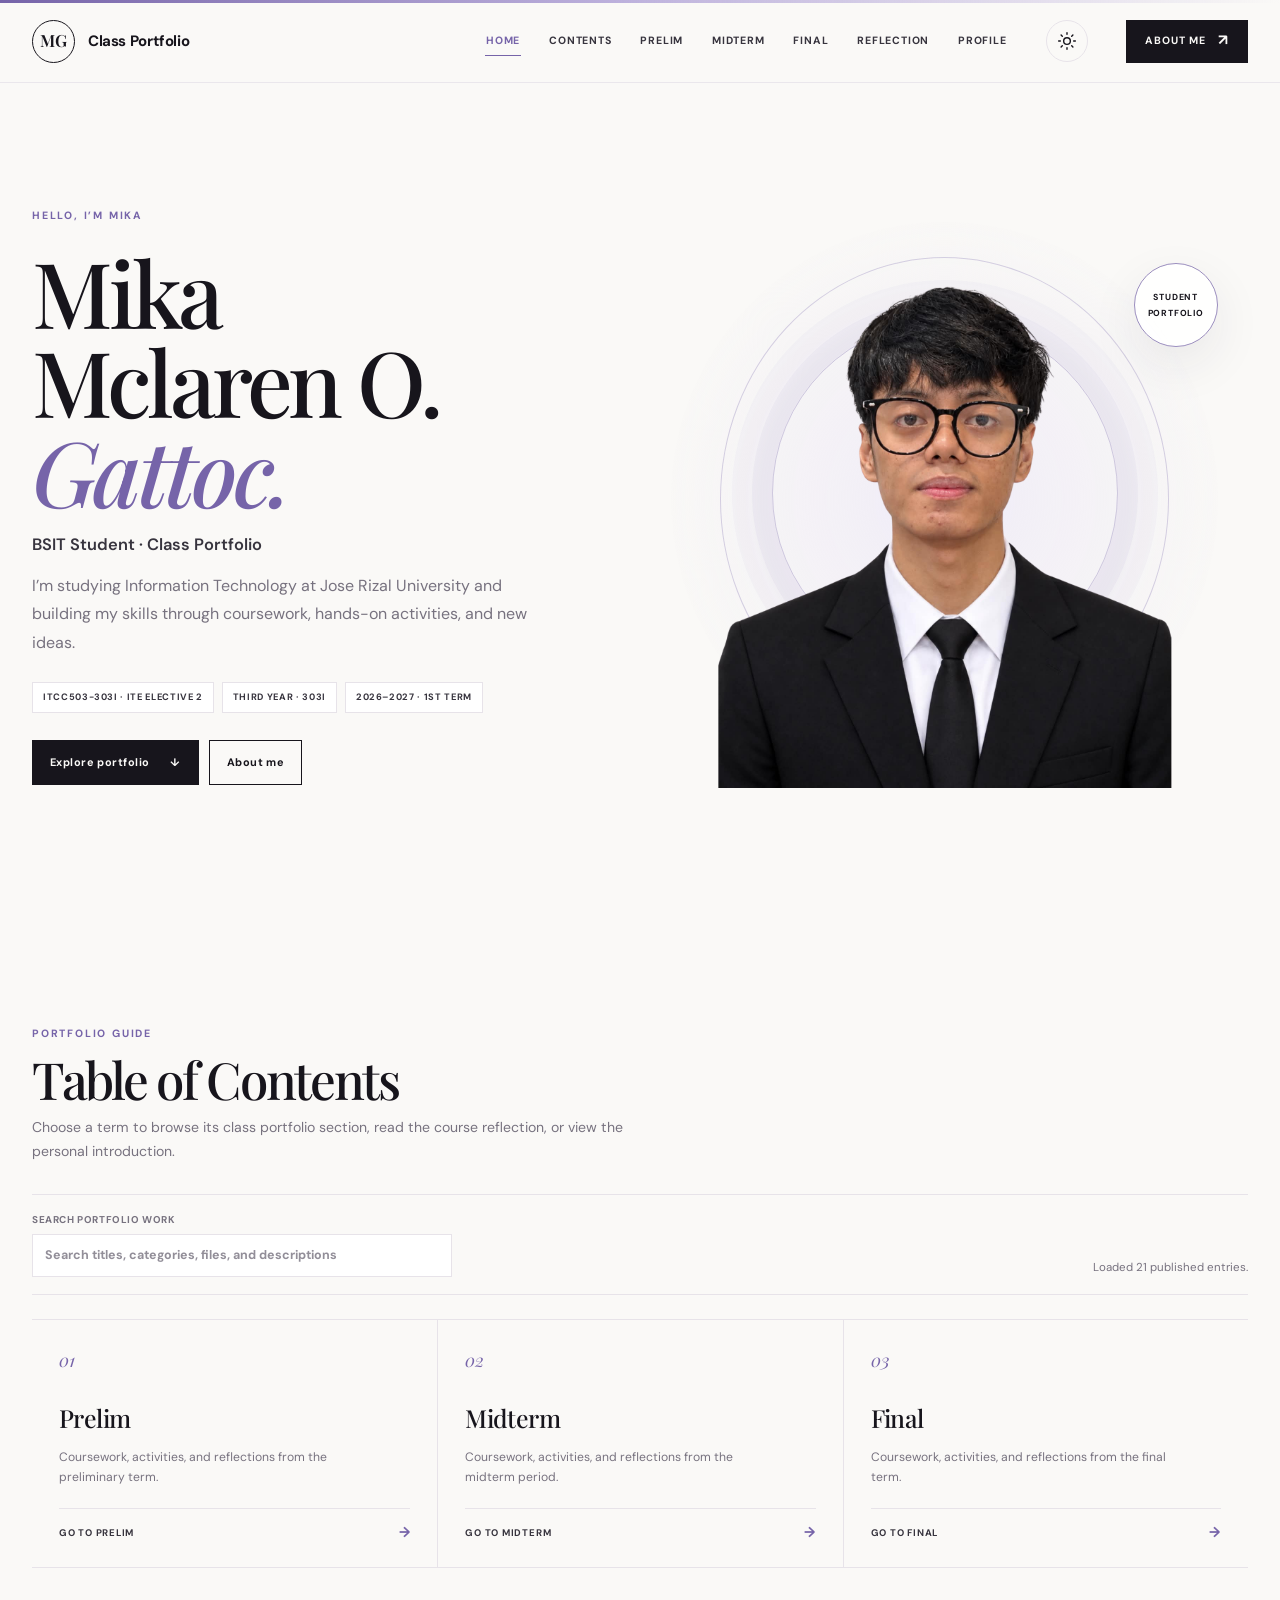
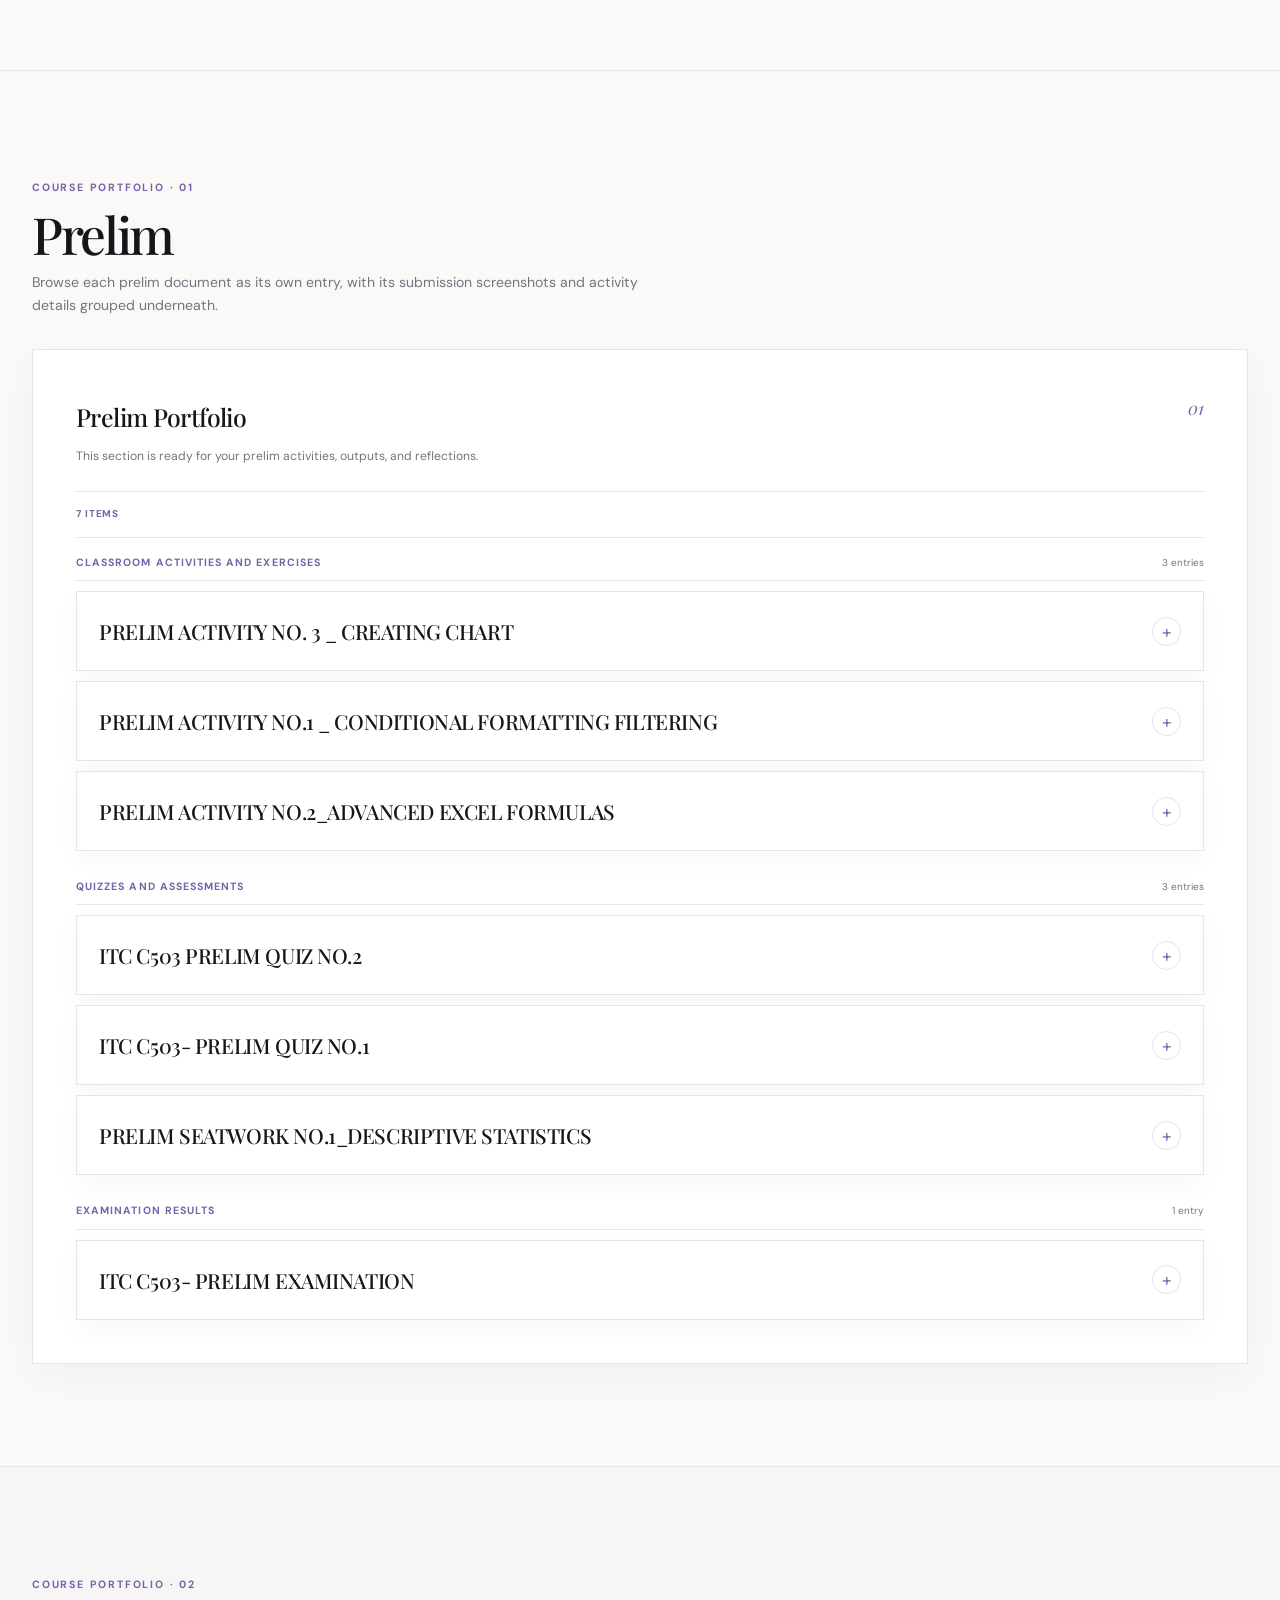
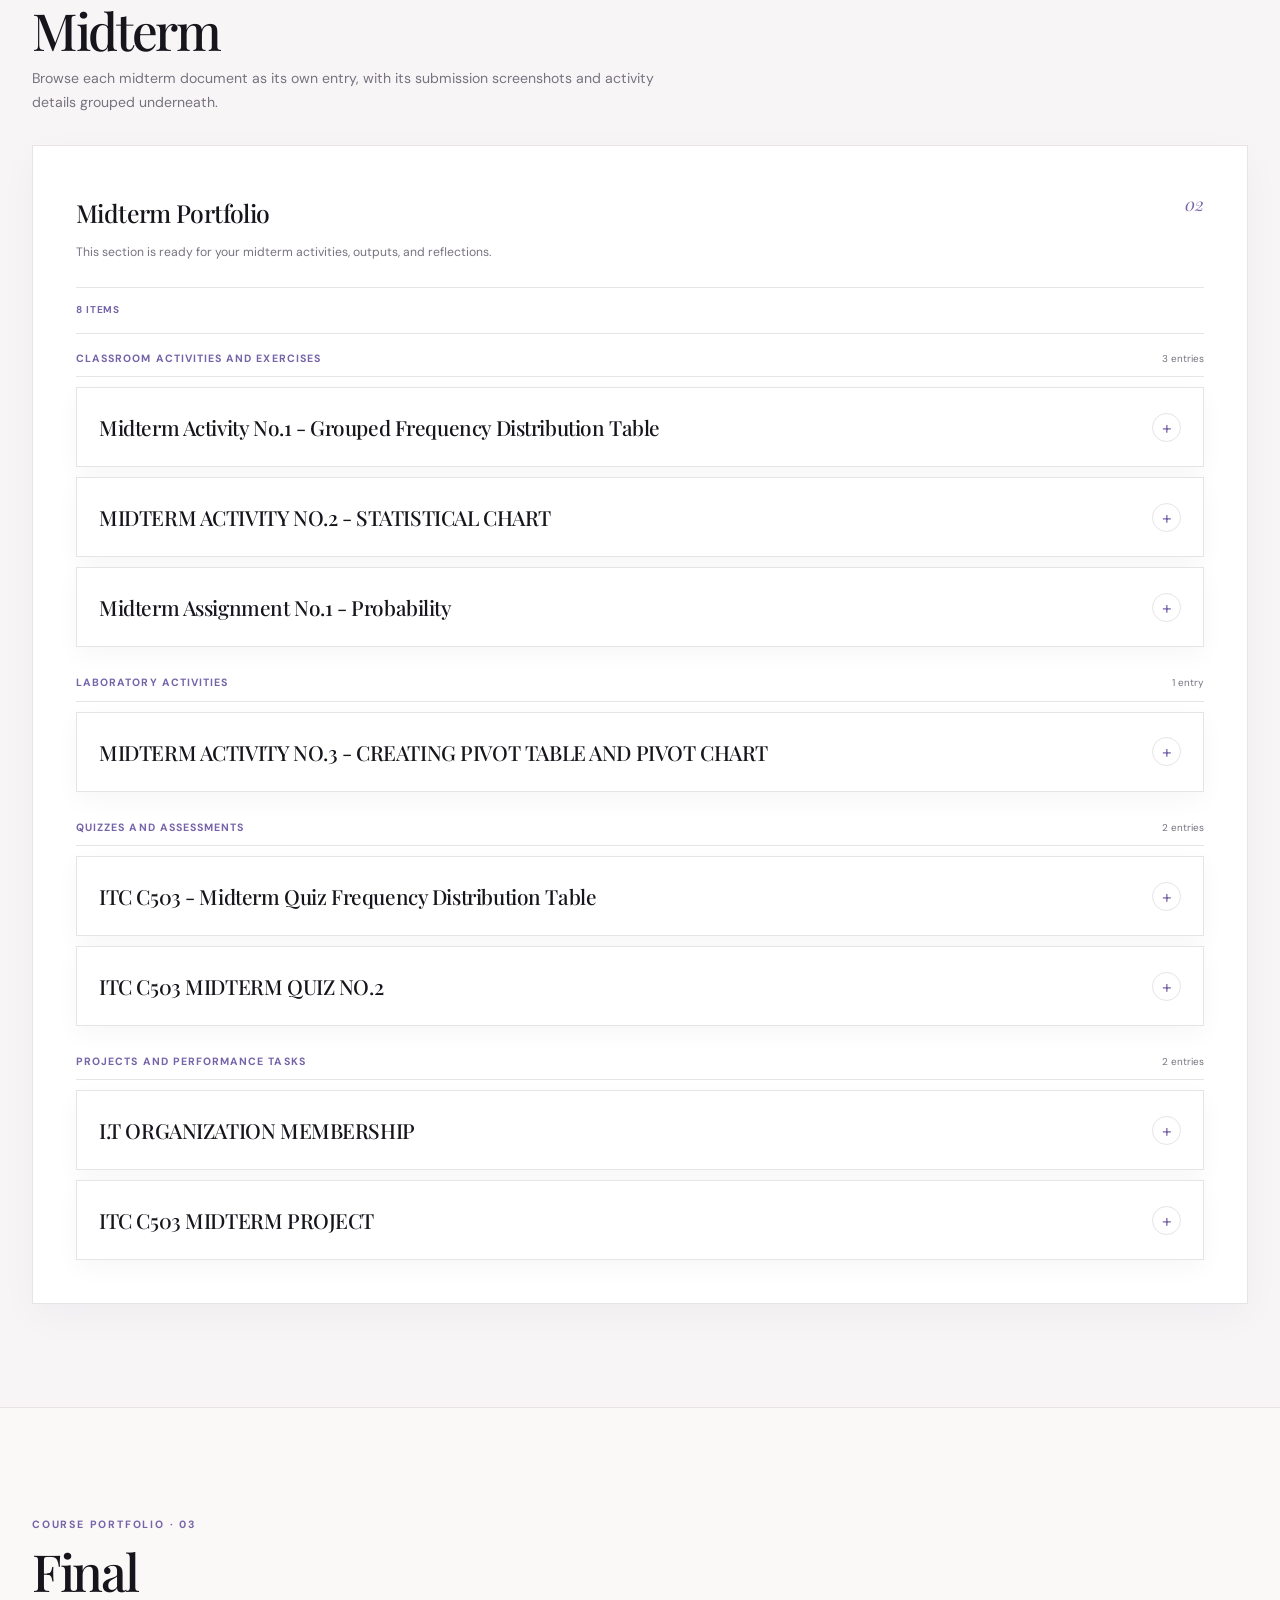
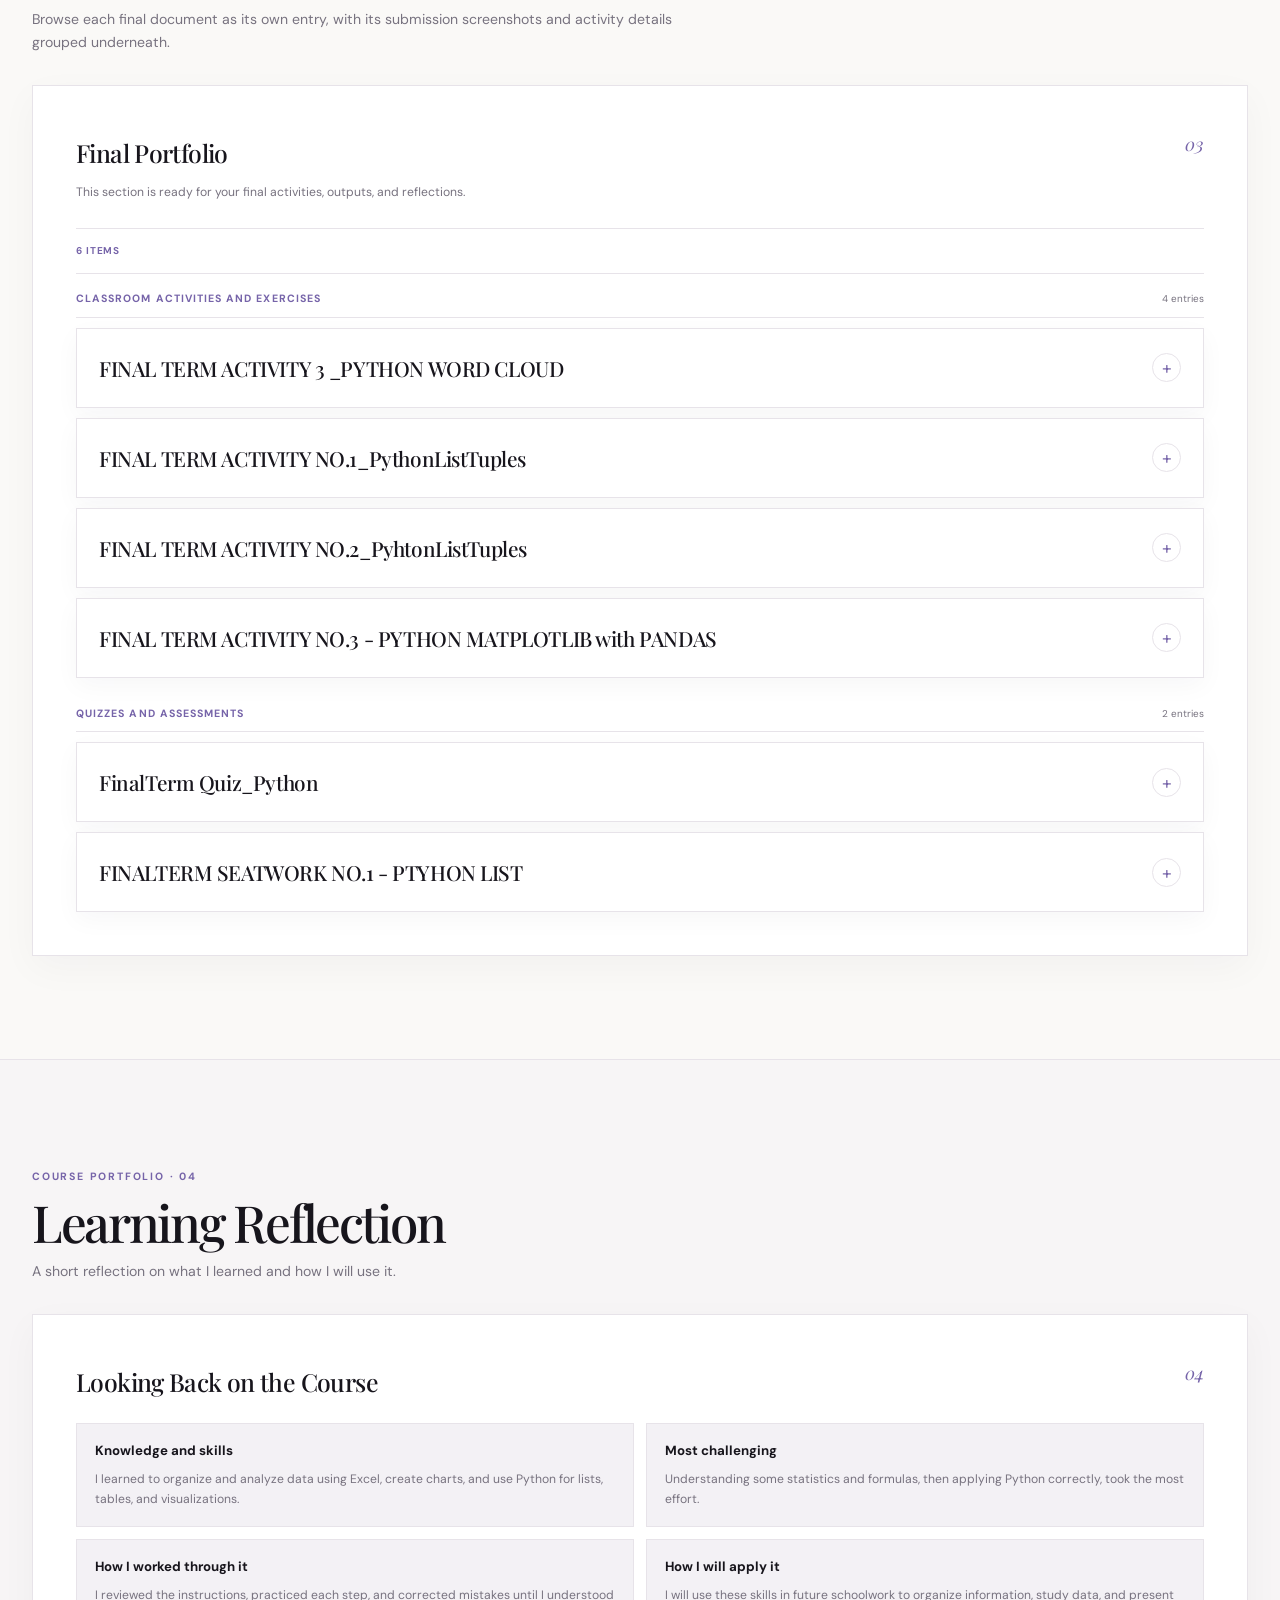
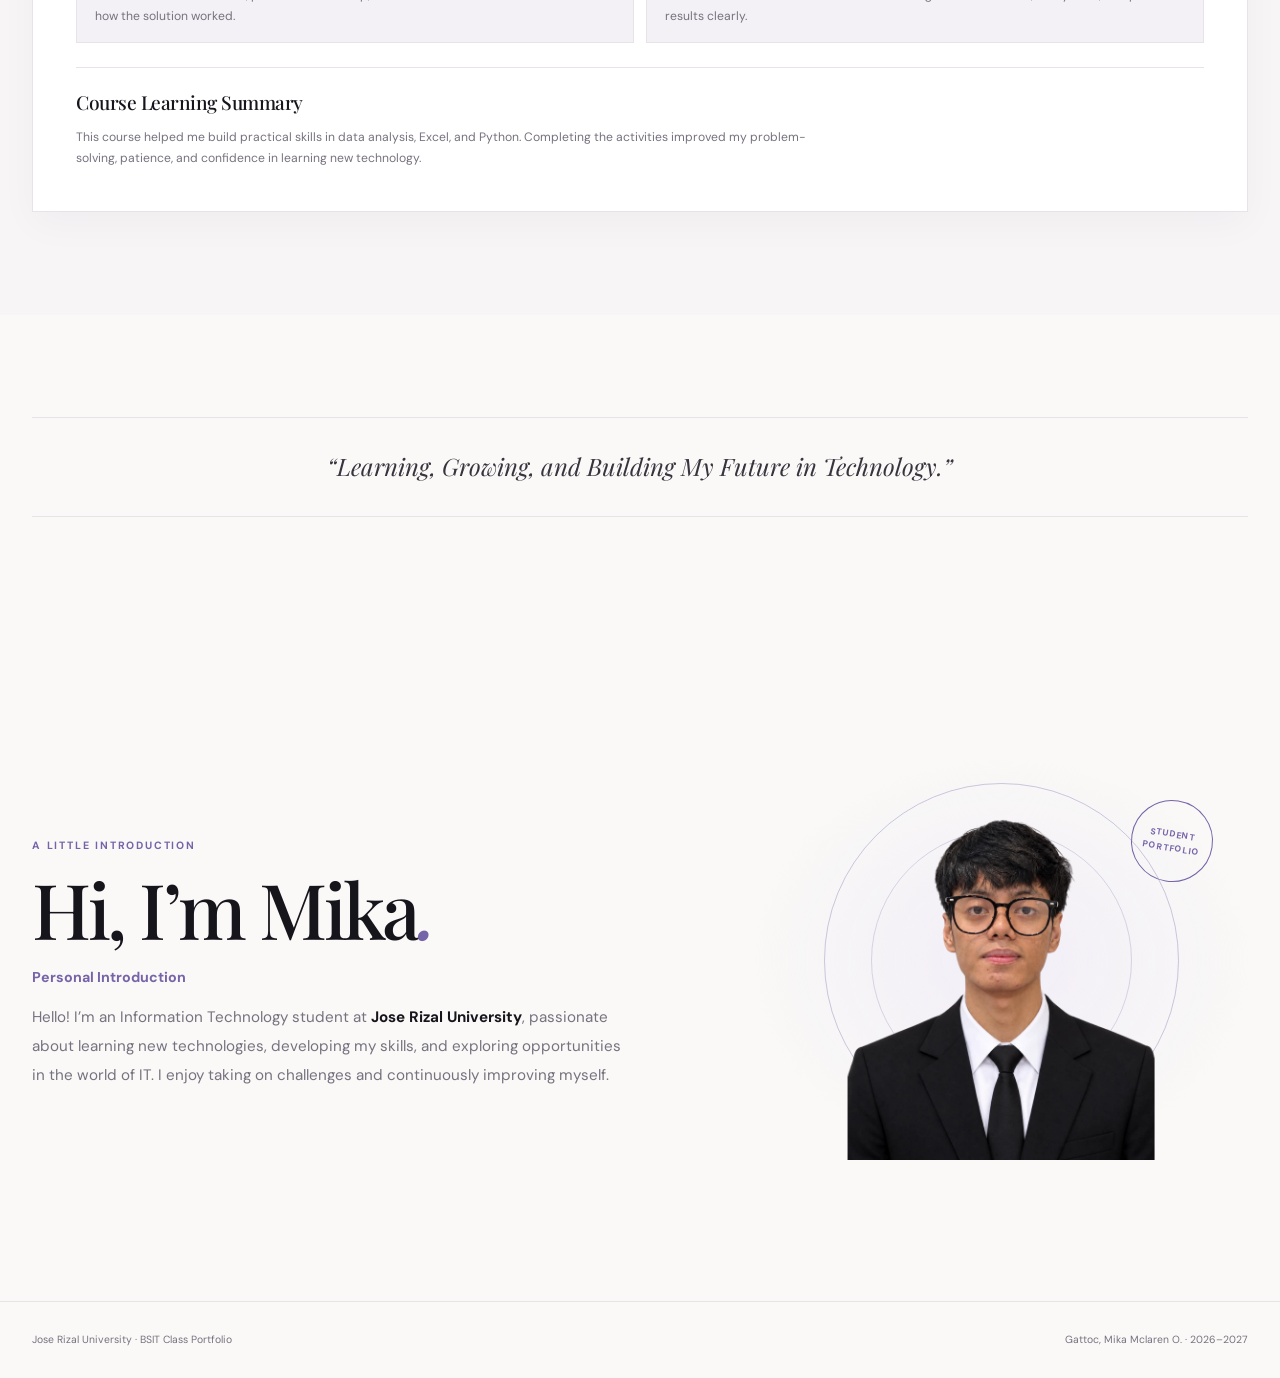
<file: index.html>
﻿<!DOCTYPE html>
<html lang="en">
<head>
  <meta charset="UTF-8">
  <meta name="viewport" content="width=device-width, initial-scale=1">
  <meta name="theme-color" content="#FAF9F7">
  <meta name="description" content="Mika Mclaren Gattoc's BSIT class portfolio at Jose Rizal University.">
  <title>Class Portfolio | Mika Mclaren Gattoc</title>
  <link rel="stylesheet" href="styles.css">
</head>
<body>
  <div class="palette-line" aria-hidden="true"></div>
  <header class="site-header">
    <div class="wrap header-inner">
      <a class="brand" href="#home" aria-label="Mika Gattoc portfolio home">
        <span class="brand-mark">MG</span>
        <span>Class Portfolio</span>
      </a>
      <button class="menu-toggle" type="button" aria-expanded="false" aria-controls="site-nav" aria-label="Open navigation">
        <svg width="19" height="19" viewBox="0 0 24 24" fill="none" aria-hidden="true"><path d="M4 7h16M4 12h16M4 17h16" stroke="currentColor" stroke-width="1.8" stroke-linecap="round"/></svg>
      </button>
      <nav class="nav-shell" id="site-nav" aria-label="Main navigation">
        <a href="#home">Home</a>
        <a href="#contents">Contents</a>
        <a href="#prelim">Prelim</a>
        <a href="#midterm">Midterm</a>
        <a href="#final">Final</a>
        <a href="#reflection">Reflection</a>
        <a href="#profile">Profile</a>
      </nav>
      <button class="theme-toggle" id="theme-toggle" type="button" aria-label="Switch to light theme" aria-pressed="false" title="Switch color theme">
        <svg viewBox="0 0 24 24" fill="none" aria-hidden="true"><circle cx="12" cy="12" r="4" stroke="currentColor" stroke-width="1.7"/><path d="M12 2v2m0 16v2M4.93 4.93l1.42 1.42m11.3 11.3 1.42 1.42M2 12h2m16 0h2M4.93 19.07l1.42-1.42m11.3-11.3 1.42-1.42" stroke="currentColor" stroke-width="1.7" stroke-linecap="round"/></svg>
      </button>
      <a class="header-cta" href="#profile">About me <span aria-hidden="true">↗</span></a>
    </div>
  </header>

  <main>
    <section class="hero wrap" id="home" aria-labelledby="hero-title">
      <div class="hero-content">
        <span class="eyebrow">Hello, I’m Mika</span>
        <h1 id="hero-title">Mika Mclaren O. <span>Gattoc.</span></h1>
        <p class="hero-name">BSIT Student <span aria-hidden="true">·</span> Class Portfolio</p>
        <p class="hero-copy">I’m studying Information Technology at Jose Rizal University and building my skills through coursework, hands-on activities, and new ideas.</p>
        <div class="hero-meta" aria-label="Course and academic details">
          <span class="tag">ITCC503-303i · ITE Elective 2</span>
          <span class="tag">Third Year · 303i</span>
          <span class="tag">2026–2027 · 1st Term</span>
        </div>
        <div class="hero-actions">
          <a class="button" href="#contents">Explore portfolio <span aria-hidden="true">↓</span></a>
          <a class="button secondary" href="#profile">About me</a>
        </div>
      </div>
      <div class="hero-art">
        <div class="art-glow" aria-hidden="true"></div>
        <div class="art-orbit" aria-hidden="true"></div>
        <img class="hero-portrait" src="assets/mika-portrait.png" alt="Portrait of Mika Mclaren Gattoc" fetchpriority="high">
        <div class="art-label"><strong>Student</strong><span>Portfolio</span></div>
      </div>
    </section>

    <section class="section-block" id="contents" aria-labelledby="contents-title">
      <div class="wrap">
        <div class="section-head">
          <span class="eyebrow">Portfolio guide</span>
          <h2 id="contents-title">Table of Contents</h2>
          <p>Choose a term to browse its class portfolio section, read the course reflection, or view the personal introduction.</p>
        </div>
        <div class="portfolio-tools">
          <label class="search-control" for="entry-search">
            <span>Search portfolio work</span>
            <input id="entry-search" type="search" placeholder="Search titles, categories, files, and descriptions" autocomplete="off">
          </label>
          <p class="entry-status" id="entry-status" role="status" aria-live="polite">Loading saved entries…</p>
        </div>
        <div class="contents-grid">
          <a class="content-card" href="#prelim">
            <span class="card-index">01</span>
            <h3>Prelim</h3>
            <p>Coursework, activities, and reflections from the preliminary term.</p>
            <span class="card-link">Go to Prelim <span aria-hidden="true">→</span></span>
          </a>
          <a class="content-card" href="#midterm">
            <span class="card-index">02</span>
            <h3>Midterm</h3>
            <p>Coursework, activities, and reflections from the midterm period.</p>
            <span class="card-link">Go to Midterm <span aria-hidden="true">→</span></span>
          </a>
          <a class="content-card" href="#final">
            <span class="card-index">03</span>
            <h3>Final</h3>
            <p>Coursework, activities, and reflections from the final term.</p>
            <span class="card-link">Go to Final <span aria-hidden="true">→</span></span>
          </a>
        </div>
      </div>
    </section>

    <section class="term-section" id="prelim" aria-labelledby="prelim-title">
      <div class="wrap">
        <div class="section-head">
          <span class="eyebrow">Course portfolio · 01</span>
          <h2 id="prelim-title">Prelim</h2>
          <p>Browse each prelim document as its own entry, with its submission screenshots and activity details grouped underneath.</p>
        </div>
        <div class="term-card">
          <span class="card-index">01</span>
          <h3>Prelim Portfolio</h3>
          <p>This section is ready for your prelim activities, outputs, and reflections.</p>
          <div class="entry-topline">
            <p class="entry-empty" data-empty-state="prelim">No materials have been published in this section yet.</p>
            <span class="entry-count" data-count="prelim">0 items</span>
          </div>
          <div class="entry-list" data-entry-list="prelim" aria-live="polite"></div>
        </div>
      </div>
    </section>

    <section class="term-section" id="midterm" aria-labelledby="midterm-title">
      <div class="wrap">
        <div class="section-head">
          <span class="eyebrow">Course portfolio · 02</span>
          <h2 id="midterm-title">Midterm</h2>
          <p>Browse each midterm document as its own entry, with its submission screenshots and activity details grouped underneath.</p>
        </div>
        <div class="term-card">
          <span class="card-index">02</span>
          <h3>Midterm Portfolio</h3>
          <p>This section is ready for your midterm activities, outputs, and reflections.</p>
          <div class="entry-topline">
            <p class="entry-empty" data-empty-state="midterm">No materials have been published in this section yet.</p>
            <span class="entry-count" data-count="midterm">0 items</span>
          </div>
          <div class="entry-list" data-entry-list="midterm" aria-live="polite"></div>
        </div>
      </div>
    </section>

    <section class="term-section" id="final" aria-labelledby="final-title">
      <div class="wrap">
        <div class="section-head">
          <span class="eyebrow">Course portfolio · 03</span>
          <h2 id="final-title">Final</h2>
          <p>Browse each final document as its own entry, with its submission screenshots and activity details grouped underneath.</p>
        </div>
        <div class="term-card">
          <span class="card-index">03</span>
          <h3>Final Portfolio</h3>
          <p>This section is ready for your final activities, outputs, and reflections.</p>
          <div class="entry-topline">
            <p class="entry-empty" data-empty-state="final">No materials have been published in this section yet.</p>
            <span class="entry-count" data-count="final">0 items</span>
          </div>
          <div class="entry-list" data-entry-list="final" aria-live="polite"></div>
        </div>
      </div>
    </section>

    <section class="term-section reflection-section" id="reflection" aria-labelledby="reflection-title">
      <div class="wrap">
        <div class="section-head">
          <span class="eyebrow">Course portfolio · 04</span>
          <h2 id="reflection-title">Learning Reflection</h2>
          <p>A short reflection on what I learned and how I will use it.</p>
        </div>
        <div class="term-card reflection-card">
          <span class="card-index">04</span>
          <h3>Looking Back on the Course</h3>
          <div class="reflection-grid">
            <article class="reflection-point">
              <h4>Knowledge and skills</h4>
              <p>I learned to organize and analyze data using Excel, create charts, and use Python for lists, tables, and visualizations.</p>
            </article>
            <article class="reflection-point">
              <h4>Most challenging</h4>
              <p>Understanding some statistics and formulas, then applying Python correctly, took the most effort.</p>
            </article>
            <article class="reflection-point">
              <h4>How I worked through it</h4>
              <p>I reviewed the instructions, practiced each step, and corrected mistakes until I understood how the solution worked.</p>
            </article>
            <article class="reflection-point">
              <h4>How I will apply it</h4>
              <p>I will use these skills in future schoolwork to organize information, study data, and present results clearly.</p>
            </article>
          </div>
          <section class="reflection-summary" aria-labelledby="course-summary-title">
            <h3 id="course-summary-title">Course Learning Summary</h3>
            <p>This course helped me build practical skills in data analysis, Excel, and Python. Completing the activities improved my problem-solving, patience, and confidence in learning new technology.</p>
          </section>
        </div>
      </div>
    </section>

    <section class="section-block" aria-label="Portfolio tagline">
      <div class="wrap tagline"><p>“Learning, Growing, and Building My Future in Technology.”</p></div>
    </section>

    
    <section class="section-block profile-section" id="profile" aria-labelledby="profile-title">
      <div class="wrap profile-layout">
        <article class="profile-intro">
          <span class="eyebrow">A little introduction</span>
          <h2 id="profile-title">Hi, I’m Mika<span aria-hidden="true">.</span></h2>
          <h3>Personal Introduction</h3>
          <p>Hello! I’m an Information Technology student at <strong>Jose Rizal University</strong>, passionate about learning new technologies, developing my skills, and exploring opportunities in the world of IT. I enjoy taking on challenges and continuously improving myself.</p>
        </article>
        <div class="profile-visual">
          <img class="profile-portrait" src="assets/mika-portrait.png" alt="Portrait of Mika Mclaren Gattoc" loading="lazy">
          <span class="profile-stamp" aria-hidden="true">STUDENT<br>PORTFOLIO</span>
        </div>
      </div>
    </section>
  </main>

  <footer>
    <div class="wrap footer-inner">
      <p>Jose Rizal University <span class="footer-accent">·</span> BSIT Class Portfolio</p>
      <p>Gattoc, Mika Mclaren O. <span class="footer-accent">·</span> 2026–2027</p>
    </div>
  </footer>

  <script src="script.js" defer></script>
</body>
</html>
</file>
<file: styles.css>
@import url('https://fonts.googleapis.com/css2?family=DM+Sans:wght@400;500;600;700&family=Playfair+Display:ital,wght@0,500;0,600;0,700;1,500;1,600&display=swap');

:root {
  color-scheme: light;
  --paper: #faf9f7;
  --surface: #ffffff;
  --surface-soft: #f3f1f5;
  --ink: #17151c;
  --ink-soft: #37343e;
  --muted: #77727f;
  --line: #e7e3e9;
  --accent: #7664a9;
  --accent-soft: #eee9f7;
  --shadow: 0 18px 50px rgba(43, 34, 61, .08);
  --serif: 'Playfair Display', Georgia, 'Times New Roman', serif;
  --sans: 'DM Sans', 'Segoe UI', sans-serif;
  --wrap: 1240px;
  font-family: var(--sans);
  background: var(--paper);
  color: var(--ink);
  scroll-behavior: smooth;
  scroll-padding-top: 105px;
}

:root[data-theme='dark'] {
  color-scheme: dark;
  --paper: #17151b;
  --surface: #201d25;
  --surface-soft: #292530;
  --ink: #f4f0f7;
  --ink-soft: #dfd8e7;
  --muted: #aaa2b2;
  --line: #3d3745;
  --accent: #c4b2f2;
  --accent-soft: #373047;
  --shadow: 0 18px 50px rgba(0, 0, 0, .22);
}

*, *::before, *::after { box-sizing: border-box; }
html { min-width: 320px; }
body { margin: 0; min-width: 320px; background: var(--paper); color: var(--ink); line-height: 1.65; transition: background-color .25s ease, color .25s ease; }
body, button, input, select, textarea { font-family: var(--sans); }
a { color: inherit; }
button, input, select, textarea { font: inherit; }
button, a { -webkit-tap-highlight-color: transparent; }
button:focus-visible, a:focus-visible, input:focus-visible, select:focus-visible, textarea:focus-visible, summary:focus-visible { outline: 3px solid color-mix(in srgb, var(--accent) 55%, transparent); outline-offset: 3px; }
::selection { color: var(--ink); background: color-mix(in srgb, var(--accent) 25%, white); }
[hidden] { display: none !important; }
.wrap { width: min(var(--wrap), calc(100% - 64px)); margin-inline: auto; }
.palette-line { position: fixed; z-index: 20; inset: 0 0 auto; height: 3px; pointer-events: none; background: linear-gradient(90deg, var(--accent), #bcb0dc 48%, transparent); }

.site-header { position: sticky; z-index: 15; top: 0; border-bottom: 1px solid color-mix(in srgb, var(--line) 80%, transparent); background: color-mix(in srgb, var(--paper) 91%, transparent); backdrop-filter: blur(18px); -webkit-backdrop-filter: blur(18px); }
.header-inner { position: relative; display: grid; grid-template-columns: minmax(185px, 1fr) auto auto auto; align-items: center; gap: clamp(18px, 3vw, 42px); min-height: 82px; }
.brand { display: inline-flex; align-items: center; gap: 13px; width: fit-content; text-decoration: none; font-size: .94rem; font-weight: 700; letter-spacing: -.025em; white-space: nowrap; }
.brand-mark { display: grid; width: 43px; aspect-ratio: 1; place-items: center; border: 1px solid var(--ink); border-radius: 50%; font-family: var(--serif); font-size: 1.05rem; font-weight: 600; transition: color .2s ease, background .2s ease, transform .3s ease; }
.brand:hover .brand-mark { color: var(--paper); background: var(--ink); transform: rotate(-8deg); }
.nav-shell { display: flex; align-items: center; justify-content: center; gap: clamp(12px, 2.1vw, 28px); }
.nav-shell a { position: relative; padding: 10px 1px; color: var(--ink-soft); text-decoration: none; text-transform: uppercase; font-size: .66rem; font-weight: 700; letter-spacing: .075em; transition: color .2s ease, transform .2s ease; }
.nav-shell a::after { position: absolute; right: 0; bottom: 4px; left: 0; height: 1px; background: var(--accent); content: ''; transform: scaleX(0); transform-origin: left; transition: transform .22s ease; }
.nav-shell a:hover, .nav-shell a[aria-current='location'] { color: var(--accent); }
.nav-shell a:hover { transform: translateY(-2px); }
.nav-shell a:hover::after, .nav-shell a[aria-current='location']::after, .nav-shell a.is-activating::after { transform: scaleX(1); }
.nav-shell a.is-activating { animation: nav-tap .38s ease; }
.theme-toggle { display: grid; width: 42px; aspect-ratio: 1; padding: 10px; place-items: center; color: var(--ink); background: transparent; border: 1px solid var(--line); border-radius: 50%; cursor: pointer; transition: color .2s ease, border-color .2s ease, background .2s ease, transform .2s ease; }
.theme-toggle:hover { color: var(--accent); border-color: var(--accent); background: var(--accent-soft); transform: rotate(12deg); }
.theme-toggle svg { width: 100%; height: 100%; }
.header-cta { display: inline-flex; align-items: center; justify-content: center; gap: 12px; min-height: 43px; padding: 0 18px; color: var(--paper); background: var(--ink); border: 1px solid var(--ink); text-decoration: none; text-transform: uppercase; font-size: .66rem; font-weight: 700; letter-spacing: .08em; transition: color .2s ease, background .2s ease, transform .2s ease; }
.header-cta:hover { color: var(--ink); background: transparent; transform: translateY(-2px); }
.header-cta span { font-size: .95rem; }
.menu-toggle { display: none; }

.hero { display: grid; grid-template-columns: minmax(0, .91fr) minmax(390px, 1.09fr); align-items: center; gap: clamp(38px, 8vw, 110px); min-height: min(720px, calc(100svh - 82px)); padding-block: clamp(70px, 9vw, 124px) clamp(76px, 10vw, 132px); }
.hero-content { position: relative; z-index: 1; animation: rise-in .8s both; }
.eyebrow { display: inline-block; color: var(--accent); text-transform: uppercase; font-size: .66rem; font-weight: 700; letter-spacing: .17em; }
.hero .eyebrow { margin-bottom: 22px; }
h1, h2, h3, h4, p { margin-top: 0; }
h1, .section-head h2, .profile-intro h2 { font-family: var(--serif); font-weight: 500; letter-spacing: -.045em; }
.hero h1 { max-width: 650px; margin-bottom: 15px; font-size: clamp(3.8rem, 7.1vw, 6.7rem); line-height: .99; }
.hero h1 span, .profile-intro h2 span { color: var(--accent); font-style: italic; }
.hero-name { margin-bottom: 13px; color: var(--ink-soft); font-size: 1.03rem; font-weight: 600; }
.hero-copy { max-width: 510px; margin-bottom: 22px; color: var(--muted); font-size: 1rem; line-height: 1.8; }
.hero-meta { display: flex; flex-wrap: wrap; gap: 8px; margin-block: 24px 27px; }
.tag { padding: 7px 10px; color: var(--ink-soft); background: var(--surface); border: 1px solid var(--line); text-transform: uppercase; font-size: .58rem; font-weight: 700; letter-spacing: .07em; }
.hero-actions { display: flex; flex-wrap: wrap; gap: 10px; }
.button { display: inline-flex; align-items: center; justify-content: center; gap: 21px; min-height: 45px; padding: 0 17px; color: var(--paper); background: var(--ink); border: 1px solid var(--ink); border-radius: 0; text-decoration: none; font-size: .68rem; font-weight: 700; letter-spacing: .04em; cursor: pointer; transition: color .2s ease, background .2s ease, border-color .2s ease, transform .2s ease, box-shadow .2s ease; }
.button:hover { color: var(--ink); background: transparent; transform: translateY(-2px); box-shadow: 0 8px 18px rgba(41, 33, 55, .08); }
.button.secondary { color: var(--ink); background: transparent; }
.button.secondary:hover { color: var(--paper); background: var(--ink); }
.button:disabled { opacity: .55; cursor: wait; transform: none; }
.hero-art { position: relative; display: grid; min-height: clamp(420px, 49vw, 590px); place-items: center; isolation: isolate; animation: rise-in .9s .12s both; }
.hero-art::before { position: absolute; z-index: -2; inset: 4% 5% 2%; border-radius: 50%; background: radial-gradient(ellipse at center, color-mix(in srgb, var(--accent-soft) 88%, transparent) 0, color-mix(in srgb, var(--surface-soft) 62%, transparent) 48%, transparent 74%); content: ''; }
.art-glow { position: absolute; z-index: -1; inset: 10% 13% 8%; border: 1px solid color-mix(in srgb, var(--accent) 28%, transparent); border-radius: 50%; }
.art-orbit { position: absolute; z-index: -1; width: 57%; aspect-ratio: 1; border: 1px solid color-mix(in srgb, var(--accent) 31%, transparent); border-radius: 50%; box-shadow: 0 0 0 20px color-mix(in srgb, var(--accent) 5%, transparent), 0 0 0 40px color-mix(in srgb, var(--accent) 4%, transparent); animation: orbit-turn 30s linear infinite reverse; }
.monogram { position: relative; margin-top: -2%; color: var(--ink); font-family: var(--serif); font-size: clamp(10rem, 23vw, 20rem); font-weight: 600; letter-spacing: -.13em; line-height: .8; text-shadow: 0 16px 30px rgba(39, 29, 56, .08); animation: float-mark 6s ease-in-out infinite; }
.art-label { position: absolute; z-index: 2; top: 11%; right: 5%; display: grid; width: 84px; aspect-ratio: 1; place-content: center; gap: 2px; padding: 8px; color: var(--ink-soft); background: color-mix(in srgb, var(--surface) 88%, transparent); border: 1px solid color-mix(in srgb, var(--accent) 68%, var(--line)); border-radius: 50%; box-shadow: var(--shadow); font-size: .54rem; letter-spacing: .08em; text-align: center; text-transform: uppercase; animation: float-label 6s 1s ease-in-out infinite; }
.art-label strong, .art-label span { color: var(--ink); font-size: .55rem; font-weight: 700; letter-spacing: .09em; }

.section-block { padding-block: clamp(66px, 8vw, 105px); }
.section-head { margin-bottom: 31px; }
.section-head .eyebrow { margin-bottom: 9px; }
.section-head h2 { margin-bottom: 8px; font-size: clamp(2.15rem, 4vw, 3.2rem); line-height: 1.12; }
.section-head p { max-width: 650px; margin-bottom: 0; color: var(--muted); font-size: .88rem; }
.portfolio-tools { display: flex; align-items: end; justify-content: space-between; gap: 22px; margin: 27px 0 24px; padding-block: 17px; border-top: 1px solid var(--line); border-bottom: 1px solid var(--line); }
.search-control { display: grid; flex: 0 1 420px; gap: 6px; color: var(--muted); font-size: .62rem; font-weight: 700; letter-spacing: .06em; text-transform: uppercase; }
.search-control input { width: 100%; min-height: 43px; padding: 10px 12px; color: var(--ink); background: var(--surface); border: 1px solid var(--line); border-radius: 0; font-size: .78rem; letter-spacing: normal; text-transform: none; }
.search-control input::placeholder { color: var(--muted); opacity: .8; }
.entry-status { flex: 1; margin: 0; color: var(--muted); font-size: .72rem; text-align: right; }
.contents-grid { display: grid; grid-template-columns: repeat(3, minmax(0, 1fr)); border-top: 1px solid var(--line); border-bottom: 1px solid var(--line); }
.content-card { position: relative; display: flex; min-height: 230px; flex-direction: column; padding: 25px 27px 22px; text-decoration: none; transition: background .2s ease, transform .2s ease; }
.content-card + .content-card { border-left: 1px solid var(--line); }
.content-card:hover { z-index: 1; background: var(--surface); transform: translateY(-4px); }
.card-index { display: inline-block; color: var(--accent); font-family: var(--serif); font-size: 1.12rem; font-style: italic; }
.content-card h3, .term-card h3 { margin: 23px 0 8px; font-family: var(--serif); font-size: 1.55rem; font-weight: 500; letter-spacing: -.025em; }
.content-card p, .term-card > p { max-width: 320px; margin-bottom: 20px; color: var(--muted); font-size: .76rem; line-height: 1.7; }
.card-link { display: inline-flex; justify-content: space-between; align-items: center; gap: 12px; margin-top: auto; padding-top: 12px; border-top: 1px solid var(--line); color: var(--ink-soft); text-transform: uppercase; font-size: .6rem; font-weight: 700; letter-spacing: .08em; }
.card-link span { color: var(--accent); font-size: .9rem; transition: transform .2s ease; }
.content-card:hover .card-link span { transform: translateX(4px); }

.term-section { padding-block: clamp(67px, 8vw, 105px); border-top: 1px solid var(--line); }
.term-section:nth-of-type(even) { background: color-mix(in srgb, var(--surface-soft) 44%, var(--paper)); }
.term-card { position: relative; padding: clamp(24px, 4vw, 43px); background: var(--surface); border: 1px solid var(--line); box-shadow: 0 12px 36px rgba(36, 30, 48, .035); }
.term-card > .card-index { position: absolute; top: clamp(24px, 4vw, 43px); right: clamp(24px, 4vw, 43px); }
.term-card h3 { margin-top: 4px; }
.term-card > p { max-width: 720px; margin-bottom: 25px; }
.reflection-section { background: color-mix(in srgb, var(--surface-soft) 44%, var(--paper)); }
.reflection-grid { display: grid; grid-template-columns: repeat(2, minmax(0, 1fr)); gap: 12px; margin-top: 20px; }
.reflection-point { padding: 16px 18px; background: var(--surface-soft); border: 1px solid var(--line); }
.reflection-point h4 { margin: 0 0 7px; color: var(--ink); font-size: .83rem; }
.reflection-point p, .reflection-summary p { margin: 0; color: var(--muted); font-size: .76rem; line-height: 1.7; }
.reflection-summary { margin-top: 24px; padding-top: 19px; border-top: 1px solid var(--line); }
.reflection-summary h3 { margin: 0 0 8px; font-size: 1.2rem; }
.reflection-summary p { max-width: 760px; }
.entry-topline { display: flex; align-items: center; justify-content: space-between; gap: 16px; padding-block: 14px; border-top: 1px solid var(--line); border-bottom: 1px solid var(--line); }
.entry-empty { margin: 0; color: var(--muted); font-size: .75rem; }
.entry-count { flex: none; color: var(--accent); text-transform: uppercase; font-size: .62rem; font-weight: 700; letter-spacing: .09em; }
.entry-list { display: grid; gap: 27px; margin-top: 16px; }
.entry-category-group { min-width: 0; }
.entry-category-heading { display: flex; align-items: baseline; justify-content: space-between; gap: 14px; margin-bottom: 10px; padding-bottom: 9px; border-bottom: 1px solid var(--line); }
.entry-category-heading h4 { margin: 0; color: var(--accent); font-family: var(--sans); font-size: .66rem; font-weight: 700; letter-spacing: .1em; text-transform: uppercase; }
.entry-category-heading span { flex: none; color: var(--muted); font-size: .62rem; }
.entry-category-list { display: grid; gap: 10px; }
.entry-item { padding: 0; background: var(--surface); border: 1px solid var(--line); box-shadow: 0 8px 24px rgba(36, 30, 48, .035); animation: rise-in .35s both; transition: border-color .2s ease, box-shadow .2s ease; }
.entry-item:hover { border-color: color-mix(in srgb, var(--accent) 55%, var(--line)); box-shadow: 0 12px 30px rgba(36, 30, 48, .07); }
.entry-disclosure > summary { list-style: none; }
.entry-disclosure > summary::-webkit-details-marker { display: none; }
.entry-summary { display: flex; min-height: 78px; align-items: center; justify-content: space-between; gap: 20px; padding: 18px 22px; color: var(--ink); cursor: pointer; transition: background .2s ease; }
.entry-summary:hover, .entry-disclosure[open] > .entry-summary { background: var(--surface-soft); }
.entry-summary-title { min-width: 0; font-family: var(--serif); font-size: clamp(1rem, 1.8vw, 1.3rem); font-weight: 500; letter-spacing: -.02em; line-height: 1.35; overflow-wrap: anywhere; }
.entry-summary::after { display: grid; width: 29px; height: 29px; flex: none; place-items: center; color: var(--accent); border: 1px solid var(--line); border-radius: 50%; content: '+'; font-family: var(--sans); font-size: 1.1rem; transition: transform .2s ease, background .2s ease; }
.entry-disclosure[open] > .entry-summary::after { background: var(--accent-soft); content: '−'; transform: rotate(180deg); }
.entry-content { padding: 18px 22px 23px; border-top: 1px solid var(--line); animation: rise-in .25s both; }
.document-heading { display: grid; grid-template-columns: minmax(0, 1fr) auto; align-items: center; gap: 13px; padding-bottom: 13px; border-bottom: 1px solid var(--line); }
.entry-date { margin: 10px 0 0; color: var(--muted); font-size: .63rem; }
.category-badge { max-width: 260px; padding: 5px 8px; color: var(--accent); background: var(--accent-soft); font-size: .58rem; line-height: 1.35; text-align: center; }
.document-heading button { padding: 6px 10px; color: var(--muted); background: transparent; border: 1px solid var(--line); font-size: .63rem; cursor: pointer; transition: color .2s ease, border-color .2s ease; }
.document-heading button:hover { color: #a34242; border-color: #c98b8b; }
.document-section { margin-top: 19px; }
.document-section > h5, .document-details > h5 { margin: 0 0 9px; color: var(--accent); text-transform: uppercase; font-size: .62rem; font-weight: 700; letter-spacing: .1em; }
.screenshot-empty { margin: 0; color: var(--muted); font-size: .72rem; }
.document-details { display: grid; gap: 8px; margin-top: 19px; padding-top: 16px; border-top: 1px solid var(--line); }
.document-detail { display: grid; grid-template-columns: minmax(150px, .32fr) 1fr; gap: 12px; margin: 0; font-size: .74rem; }
.document-detail strong { color: var(--ink-soft); font-weight: 600; }
.document-detail span { color: var(--muted); white-space: pre-wrap; overflow-wrap: anywhere; }
.related-link { width: fit-content; color: var(--accent); font-size: .73rem; }
.document-files { display: grid; gap: 9px; margin: 0; padding: 0; list-style: none; }
.document-file { display: grid; grid-template-columns: 25px minmax(0, 1fr) auto; align-items: center; gap: 6px 11px; padding: 12px; background: color-mix(in srgb, var(--surface-soft) 63%, var(--surface)); border: 1px solid var(--line); }
.file-icon { display: grid; width: 25px; aspect-ratio: 1; place-items: center; color: var(--accent); background: var(--accent-soft); font-size: .9rem; }
.file-name { min-width: 0; font-size: .75rem; font-weight: 600; overflow-wrap: anywhere; }
.file-download { padding: 6px 11px; color: var(--paper); background: var(--ink); text-decoration: none; font-size: .62rem; font-weight: 700; transition: color .2s ease, background .2s ease; }
.file-download:hover { color: var(--ink); background: var(--accent-soft); }
.file-size { grid-column: 2 / 3; color: var(--muted); font-size: .61rem; overflow-wrap: anywhere; }
.file-preview { grid-column: 1 / -1; display: block; width: min(100%, 820px); max-height: 540px; margin-top: 9px; object-fit: contain; object-position: left center; background: var(--surface); border: 1px solid var(--line); }
.file-preview-pdf { height: 500px; max-height: 65vh; }
.screenshot-grid { display: grid; grid-template-columns: minmax(0, 1fr); gap: 16px; }
.screenshot-card { min-width: 0; margin: 0; padding: 11px; overflow: hidden; background: color-mix(in srgb, var(--surface-soft) 66%, var(--surface)); border: 1px solid var(--line); border-radius: 10px; box-shadow: 0 8px 24px rgba(25, 18, 38, .06); }
.screenshot-preview { display: grid; width: 100%; min-height: 210px; max-height: min(72vh, 760px); place-items: center; overflow: hidden; background: var(--surface); border: 1px solid var(--line); border-radius: 6px; }
.screenshot-preview img { display: block; width: 100%; height: auto; max-height: min(72vh, 760px); object-fit: contain; object-position: center; }
.screenshot-caption { display: flex; align-items: center; min-height: 32px; padding: 0 0 8px; }
.screenshot-name { min-width: 0; color: var(--ink-soft); font-size: .72rem; font-weight: 600; line-height: 1.5; overflow-wrap: anywhere; }

.tagline { display: flex; min-height: 100px; align-items: center; justify-content: center; border-block: 1px solid var(--line); text-align: center; }
.tagline p { margin: 0; color: var(--ink-soft); font-family: var(--serif); font-size: clamp(1.1rem, 2vw, 1.5rem); font-style: italic; }
.profile-section { padding-top: clamp(80px, 11vw, 145px); padding-bottom: clamp(85px, 11vw, 145px); }
.profile-layout { display: grid; grid-template-columns: minmax(0, 1fr) minmax(300px, .83fr); align-items: center; gap: clamp(45px, 10vw, 140px); }
.profile-intro { max-width: 640px; }
.profile-intro .eyebrow { margin-bottom: 15px; }
.profile-intro h2 { margin-bottom: 17px; font-size: clamp(3rem, 6vw, 5.4rem); line-height: 1.04; }
.profile-intro h3 { margin-bottom: 13px; color: var(--accent); font-size: .89rem; }
.profile-intro p { max-width: 640px; margin-bottom: 0; color: var(--muted); font-size: .95rem; line-height: 1.9; }
.profile-intro p strong { color: var(--ink); font-weight: 700; }
.profile-visual { position: relative; display: grid; min-height: clamp(300px, 34vw, 400px); place-items: center; overflow: hidden; background: radial-gradient(ellipse at center, color-mix(in srgb, var(--accent-soft) 75%, transparent) 0, transparent 72%); border: 0; animation: float-mark 7s ease-in-out infinite; }
.profile-visual::before, .profile-visual::after { position: absolute; width: 72%; aspect-ratio: 1; border: 1px solid color-mix(in srgb, var(--accent) 34%, transparent); border-radius: 50%; content: ''; }
.profile-visual::after { width: 53%; border-color: color-mix(in srgb, var(--accent) 24%, transparent); }
.profile-initials { z-index: 1; color: var(--ink); font-family: var(--serif); font-size: clamp(8rem, 17vw, 13rem); font-weight: 600; letter-spacing: -.14em; line-height: 1; }
.profile-stamp { position: absolute; z-index: 2; top: 10%; right: 7%; display: grid; width: 82px; aspect-ratio: 1; place-items: center; border: 1px solid var(--accent); border-radius: 50%; color: var(--accent); font-size: .55rem; font-weight: 700; letter-spacing: .1em; line-height: 1.6; text-align: center; transform: rotate(9deg); }

footer { border-top: 1px solid var(--line); }
.footer-inner { display: flex; min-height: 76px; align-items: center; justify-content: space-between; gap: 20px; }
.footer-inner p { margin: 0; color: var(--muted); font-size: .65rem; }
.footer-accent { color: var(--accent); }

@keyframes rise-in { from { opacity: 0; transform: translateY(18px); } to { opacity: 1; transform: translateY(0); } }
@keyframes float-mark { 0%, 100% { transform: translateY(0); } 50% { transform: translateY(-10px); } }
@keyframes orbit-turn { to { transform: rotate(360deg); } }
@keyframes nav-tap { 50% { transform: translateY(-3px) scale(1.04); } }

@media (max-width: 1020px) {
  .wrap { width: min(var(--wrap), calc(100% - 44px)); }
  .header-inner { grid-template-columns: auto 1fr auto auto; gap: 18px; }
  .nav-shell { gap: clamp(9px, 1.5vw, 18px); }
  .nav-shell a { font-size: .6rem; }
  .brand { font-size: .84rem; }
  .brand-mark { width: 39px; }
  .header-cta { min-height: 40px; padding-inline: 12px; font-size: .6rem; }
  .hero { grid-template-columns: minmax(0, .92fr) minmax(320px, 1.08fr); gap: 38px; }
  .hero h1 { font-size: clamp(3.5rem, 7.2vw, 5.8rem); }
}

@media (max-width: 760px) {
  :root { scroll-padding-top: 82px; }
  .wrap { width: calc(100% - 36px); }
  .header-inner { min-height: 72px; grid-template-columns: minmax(0, 1fr) auto auto auto; gap: 11px; }
  .brand { gap: 9px; font-size: .79rem; }
  .brand-mark { width: 36px; font-size: .94rem; }
  .menu-toggle { display: grid; width: 39px; aspect-ratio: 1; padding: 9px; place-items: center; color: var(--ink); background: transparent; border: 1px solid var(--line); cursor: pointer; }
  .menu-toggle svg { display: block; width: 100%; height: 100%; }
  .theme-toggle { width: 38px; padding: 9px; }
  .header-cta { min-height: 38px; padding-inline: 10px; font-size: .55rem; }
  .nav-shell { position: absolute; top: calc(100% + 1px); right: 0; left: 0; display: grid; gap: 0; padding: 7px 16px; background: var(--paper); border: 1px solid var(--line); box-shadow: var(--shadow); opacity: 0; visibility: hidden; transform: translateY(-6px); transition: opacity .18s ease, visibility .18s ease, transform .18s ease; }
  .nav-shell.is-open { opacity: 1; visibility: visible; transform: translateY(0); }
  .nav-shell a { padding: 12px 5px; border-bottom: 1px solid var(--line); font-size: .66rem; }
  .nav-shell a:last-child { border-bottom: 0; }
  .nav-shell a::after { right: auto; bottom: 7px; width: 36px; }
  .hero { grid-template-columns: 1fr; gap: 18px; min-height: auto; padding-block: 68px 55px; }
  .hero-content { order: 1; }
  .hero-art { order: 2; min-height: min(95vw, 440px); }
  .hero-art::before { inset: 4% 13% 3%; }
  .art-glow { inset: 9% 18% 8%; }
  .art-orbit { width: 58%; }
  .monogram { font-size: clamp(10rem, 45vw, 17rem); }
  .art-label { right: 6%; bottom: 11%; }
  .section-block, .term-section { padding-block: 62px; }
  .portfolio-tools { align-items: stretch; flex-direction: column; gap: 12px; }
  .search-control { flex-basis: auto; }
  .entry-status { text-align: left; }
  .content-card { min-height: 208px; padding: 20px 17px; }
  .content-card h3 { margin-top: 18px; font-size: 1.36rem; }
  .reflection-grid { grid-template-columns: minmax(0, 1fr); }
  .profile-layout { grid-template-columns: 1fr; gap: 33px; }
  .profile-visual { min-height: min(78vw, 380px); }
  .profile-intro { order: 1; }
  .profile-visual { order: 2; }
}

@media (max-width: 540px) {
  .wrap { width: calc(100% - 30px); }
  .header-inner { grid-template-columns: minmax(0, 1fr) auto auto; gap: 9px; }
  .menu-toggle { grid-column: 2; grid-row: 1; }
  .theme-toggle { grid-column: 3; grid-row: 1; }
  .header-cta { display: none; }
  .nav-shell { right: 0; }
  .hero { padding-top: 54px; }
  .hero h1 { font-size: clamp(3.15rem, 15vw, 4.6rem); }
  .hero-name { font-size: .92rem; }
  .hero-copy { font-size: .9rem; }
  .tag { font-size: .52rem; }
  .hero-actions { display: grid; grid-template-columns: 1fr 1fr; }
  .button { gap: 10px; padding-inline: 12px; font-size: .62rem; }
  .section-head h2 { font-size: 2.25rem; }
  .contents-grid { grid-template-columns: 1fr; }
  .content-card { min-height: 0; padding: 19px 5px; }
  .content-card + .content-card { border-top: 1px solid var(--line); border-left: 0; }
  .content-card h3 { margin: 11px 0 5px; }
  .content-card p { margin-bottom: 13px; }
  .card-link { padding-top: 9px; }
  .term-card { padding: 22px 16px; }
  .term-card > .card-index { top: 23px; right: 17px; }
  .term-card h3 { max-width: 75%; font-size: 1.35rem; }
  .entry-topline { align-items: flex-start; flex-direction: column; gap: 4px; }
  .entry-summary { min-height: 70px; gap: 12px; padding: 15px; }
  .entry-content { padding: 15px 15px 18px; }
  .document-heading { grid-template-columns: minmax(0, 1fr) auto; }
  .category-badge { justify-self: start; text-align: left; }
  .document-heading button { justify-self: end; }
  .document-detail { grid-template-columns: 1fr; gap: 2px; }
  .document-file { grid-template-columns: 24px minmax(0, 1fr) auto; gap: 5px 8px; padding: 9px; }
  .file-name { font-size: .69rem; }
  .file-download { padding: 6px 8px; font-size: .58rem; }
  .file-size { font-size: .56rem; }
  .screenshot-grid { gap: 10px; }
  .screenshot-card { padding: 8px; }
  .screenshot-preview { min-height: 150px; max-height: min(68vh, 600px); }
  .screenshot-preview img { max-height: min(68vh, 600px); }
  .screenshot-name { font-size: .67rem; }
  .file-preview-pdf { height: 380px; }
  .profile-intro h2 { font-size: clamp(2.9rem, 15vw, 4.5rem); }
  .profile-intro p { font-size: .88rem; }
  .footer-inner { align-items: flex-start; flex-direction: column; justify-content: center; gap: 4px; min-height: 76px; padding-block: 13px; }
}

@media (prefers-reduced-motion: reduce) {
  *, *::before, *::after { scroll-behavior: auto !important; animation-duration: .01ms !important; animation-iteration-count: 1 !important; transition-duration: .01ms !important; }
}

/* Keep the transparent portrait cutout cleanly integrated into both sections. */
.hero-portrait {
  position: absolute;
  z-index: 0;
  bottom: 0;
  left: 50%;
  width: 76%;
  height: 88%;
  object-fit: contain;
  object-position: center bottom;
  transform: translateX(-50%);
  animation: portrait-float 7s ease-in-out infinite;
}
.art-label { z-index: 2; }
.profile-visual::before, .profile-visual::after { z-index: 0; }
.profile-portrait {
  position: absolute;
  z-index: 1;
  bottom: 0;
  left: 50%;
  width: 78%;
  height: 88%;
  object-fit: contain;
  object-position: center bottom;
  transform: translateX(-50%);
}
@keyframes portrait-float {
  0%, 100% { transform: translate(-50%, 0); }
  50% { transform: translate(-50%, -9px); }
}
@keyframes float-label {
  0%, 100% { transform: rotate(9deg) translateY(0); }
  50% { transform: rotate(9deg) translateY(-7px); }
}

@media (prefers-reduced-motion: reduce) {
  .hero-portrait { animation-duration: .01ms !important; animation-iteration-count: 1 !important; }
}

@media (max-width: 760px) {
  .entry-list { gap: 22px; }
  .entry-category-heading { gap: 8px; }
  .entry-category-heading h4 { font-size: .6rem; }
  .hero-portrait { width: 79%; height: 86%; }
  .profile-portrait { width: 78%; height: 88%; }
  .art-label { top: 10%; right: 6%; bottom: auto; width: 74px; }
  .profile-stamp { width: 74px; }
}
</file>
